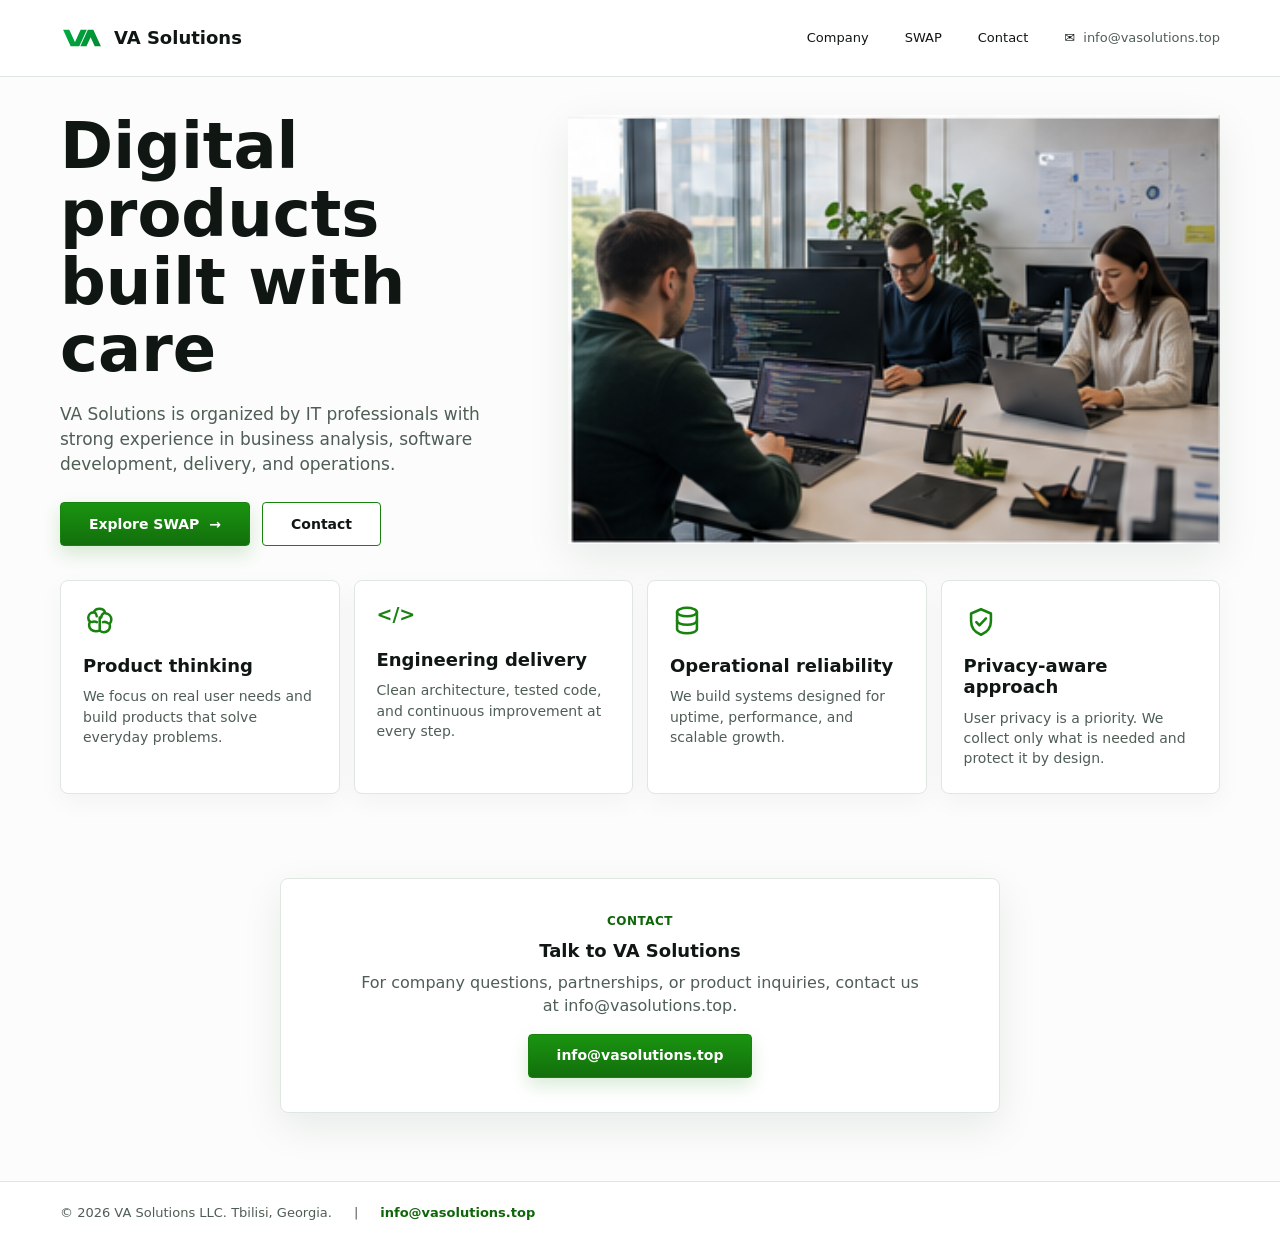
<file: index.html>
<!doctype html>
<html lang="en">
<head>
  <meta charset="utf-8">
  <meta name="viewport" content="width=device-width, initial-scale=1">
  <title>VA Solutions | Digital products built with care</title>
  <meta name="description" content="VA Solutions develops practical digital products, including the SWAP mobile application.">
  <link rel="icon" href="assets/favicon.svg" type="image/svg+xml">
  <link rel="stylesheet" href="styles.css">
</head>
<body>
  <header class="site-header">
    <div class="container nav">
      <a class="logo" href="index.html"><img class="logo-mark" src="assets/logo.svg" alt="VA"><span>VA Solutions</span></a>
      <nav class="nav-links" aria-label="Main navigation">
        <a href="index.html">Company</a>
        <a href="swap.html">SWAP</a>
        <a href="#contact">Contact</a>
        <a class="nav-contact" href="mailto:info@vasolutions.top"><span class="mail-icon">✉</span>info@vasolutions.top</a>
      </nav>
    </div>
  </header>

  <main>
    <section class="hero home-hero">
      <div class="container hero-grid">
        <div class="hero-copy">
          <h1>Digital products built with care</h1>
          <p class="lead">VA Solutions is organized by IT professionals with strong experience in business analysis, software development, delivery, and operations.</p>
          <div class="btn-row">
            <a class="btn primary" href="swap.html">Explore SWAP <span>→</span></a>
            <a class="btn secondary" href="#contact">Contact</a>
          </div>
        </div>
        <figure class="hero-photo">
          <img src="assets/office-team.png" alt="People working on software in an office">
        </figure>
      </div>
    </section>

    <section class="section compact-section">
      <div class="container feature-grid company-features">
        <article class="feature-card">
          <div class="feature-icon svg-icon" aria-hidden="true">
            <svg viewBox="0 0 24 24" role="img">
              <path d="M9 18.5c-2.6 0-4.7-1.8-4.7-4.2 0-.9.3-1.7.8-2.4-.9-.7-1.4-1.7-1.4-2.9 0-2 1.6-3.7 3.8-3.8.7-1.5 2.2-2.5 4-2.5 2.1 0 3.8 1.3 4.3 3.1 2.4.3 4.2 2.2 4.2 4.5 0 1.2-.5 2.4-1.3 3.2.2.5.3 1 .3 1.6 0 2.3-1.9 4.1-4.2 4.1-1.1 0-2.1-.4-2.9-1.1-.8.3-1.8.4-2.9.4Z"/>
              <path d="M8.2 5.2c1 .6 1.5 1.5 1.5 2.7M14.8 5.8c-1.2.6-1.9 1.6-1.9 3M6.3 12c1.1-.5 2.4-.5 3.5.1M14.1 12.1c1.3-.4 2.6-.1 3.5.7M11.8 8.9v9.2"/>
            </svg>
          </div>
          <h2>Product thinking</h2>
          <p>We focus on real user needs and build products that solve everyday problems.</p>
        </article>
        <article class="feature-card">
          <div class="feature-icon code-icon">&lt;/&gt;</div>
          <h2>Engineering delivery</h2>
          <p>Clean architecture, tested code, and continuous improvement at every step.</p>
        </article>
        <article class="feature-card">
          <div class="feature-icon svg-icon" aria-hidden="true">
            <svg viewBox="0 0 24 24" role="img">
              <ellipse cx="12" cy="5" rx="7" ry="3"/>
              <path d="M5 5v6c0 1.7 3.1 3 7 3s7-1.3 7-3V5"/>
              <path d="M5 11v6c0 1.7 3.1 3 7 3s7-1.3 7-3v-6"/>
            </svg>
          </div>
          <h2>Operational reliability</h2>
          <p>We build systems designed for uptime, performance, and scalable growth.</p>
        </article>
        <article class="feature-card">
          <div class="feature-icon svg-icon" aria-hidden="true">
            <svg viewBox="0 0 24 24" role="img">
              <path d="M12 3 19 6v5.4c0 4.2-2.8 7.8-7 9.6-4.2-1.8-7-5.4-7-9.6V6l7-3Z"/>
              <path d="m8.7 12.1 2.2 2.2 4.6-4.8"/>
            </svg>
          </div>
          <h2>Privacy-aware approach</h2>
          <p>User privacy is a priority. We collect only what is needed and protect it by design.</p>
        </article>
      </div>
    </section>

    <section class="section contact-section" id="contact">
      <div class="container contact-card">
        <p class="eyebrow">Contact</p>
        <h2>Talk to VA Solutions</h2>
        <p>For company questions, partnerships, or product inquiries, contact us at info@vasolutions.top.</p>
        <a class="btn primary" href="mailto:info@vasolutions.top">info@vasolutions.top</a>
      </div>
    </section>
  </main>

  <footer class="site-footer">
    <div class="container footer-row">
      <span>© 2026 VA Solutions LLC. Tbilisi, Georgia.</span>
      <span class="footer-divider">|</span>
      <a href="mailto:info@vasolutions.top">info@vasolutions.top</a>
    </div>
  </footer>
</body>
</html>
</file>
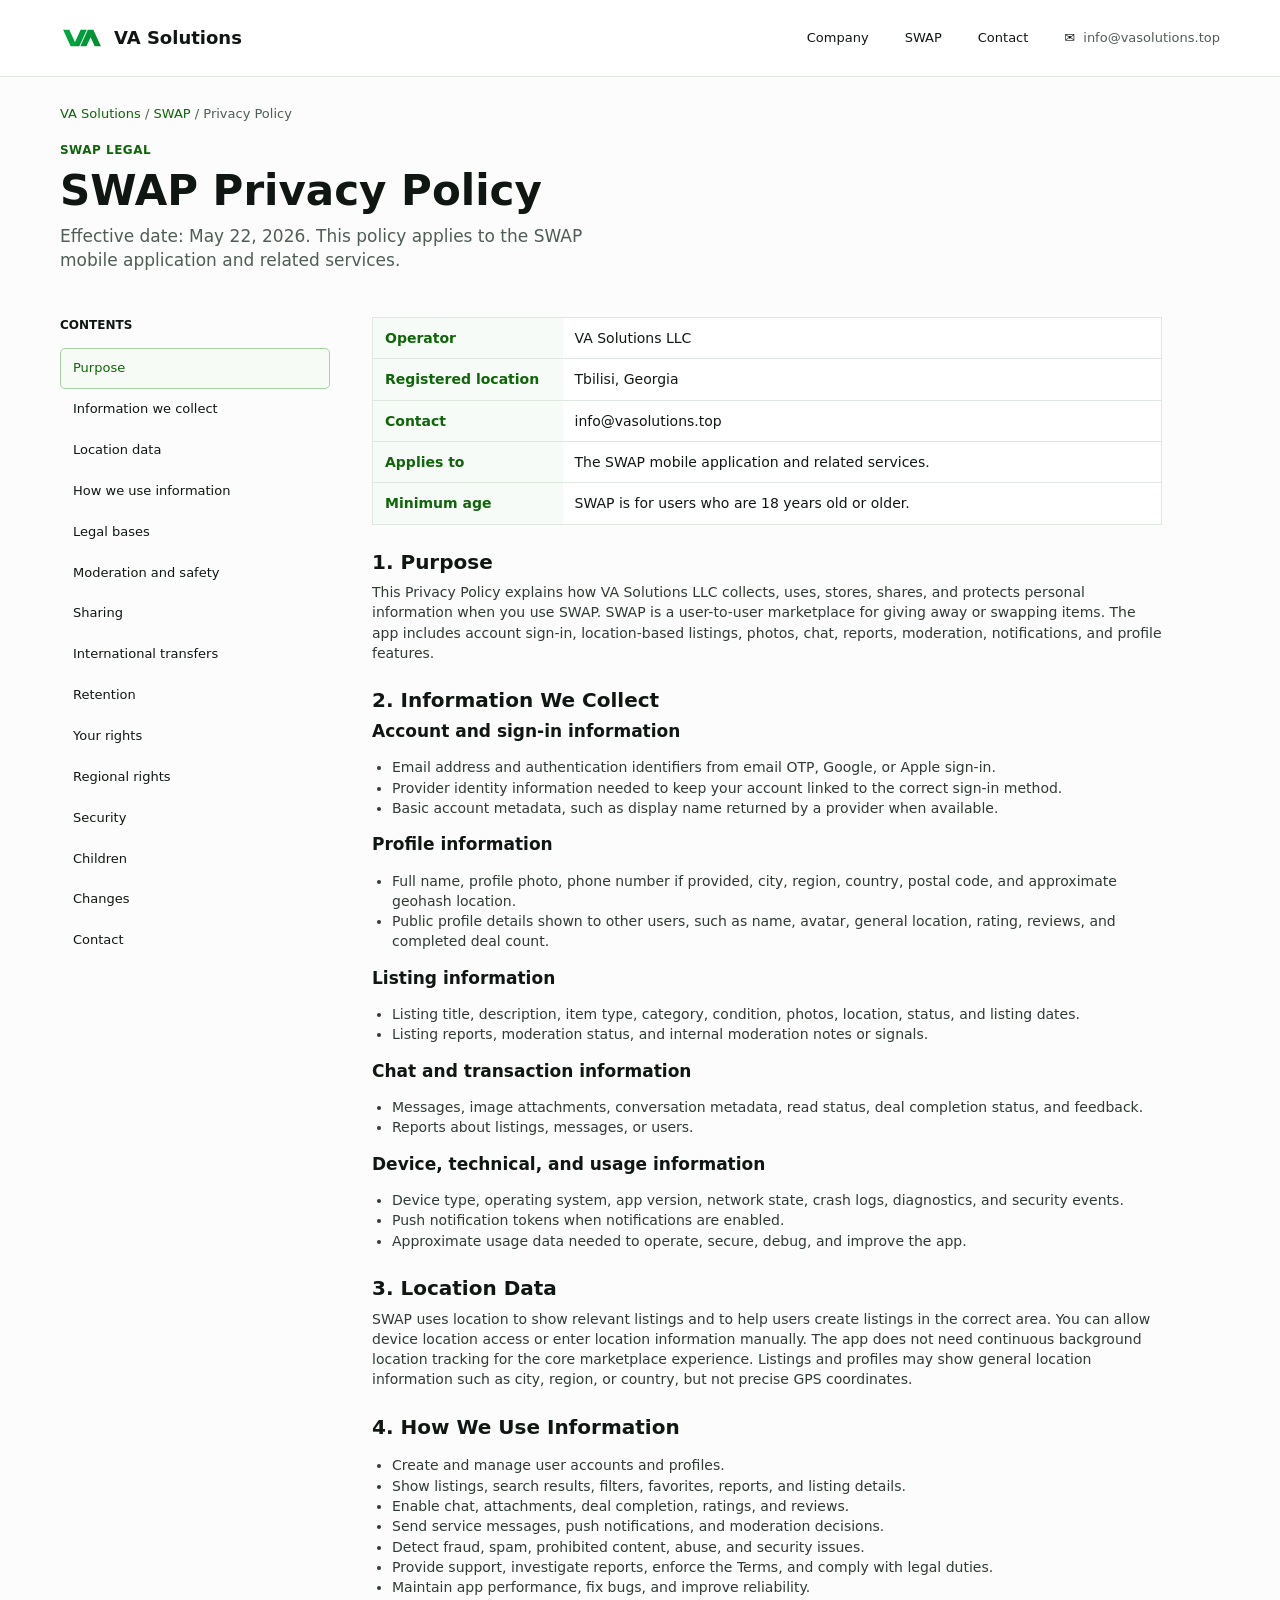
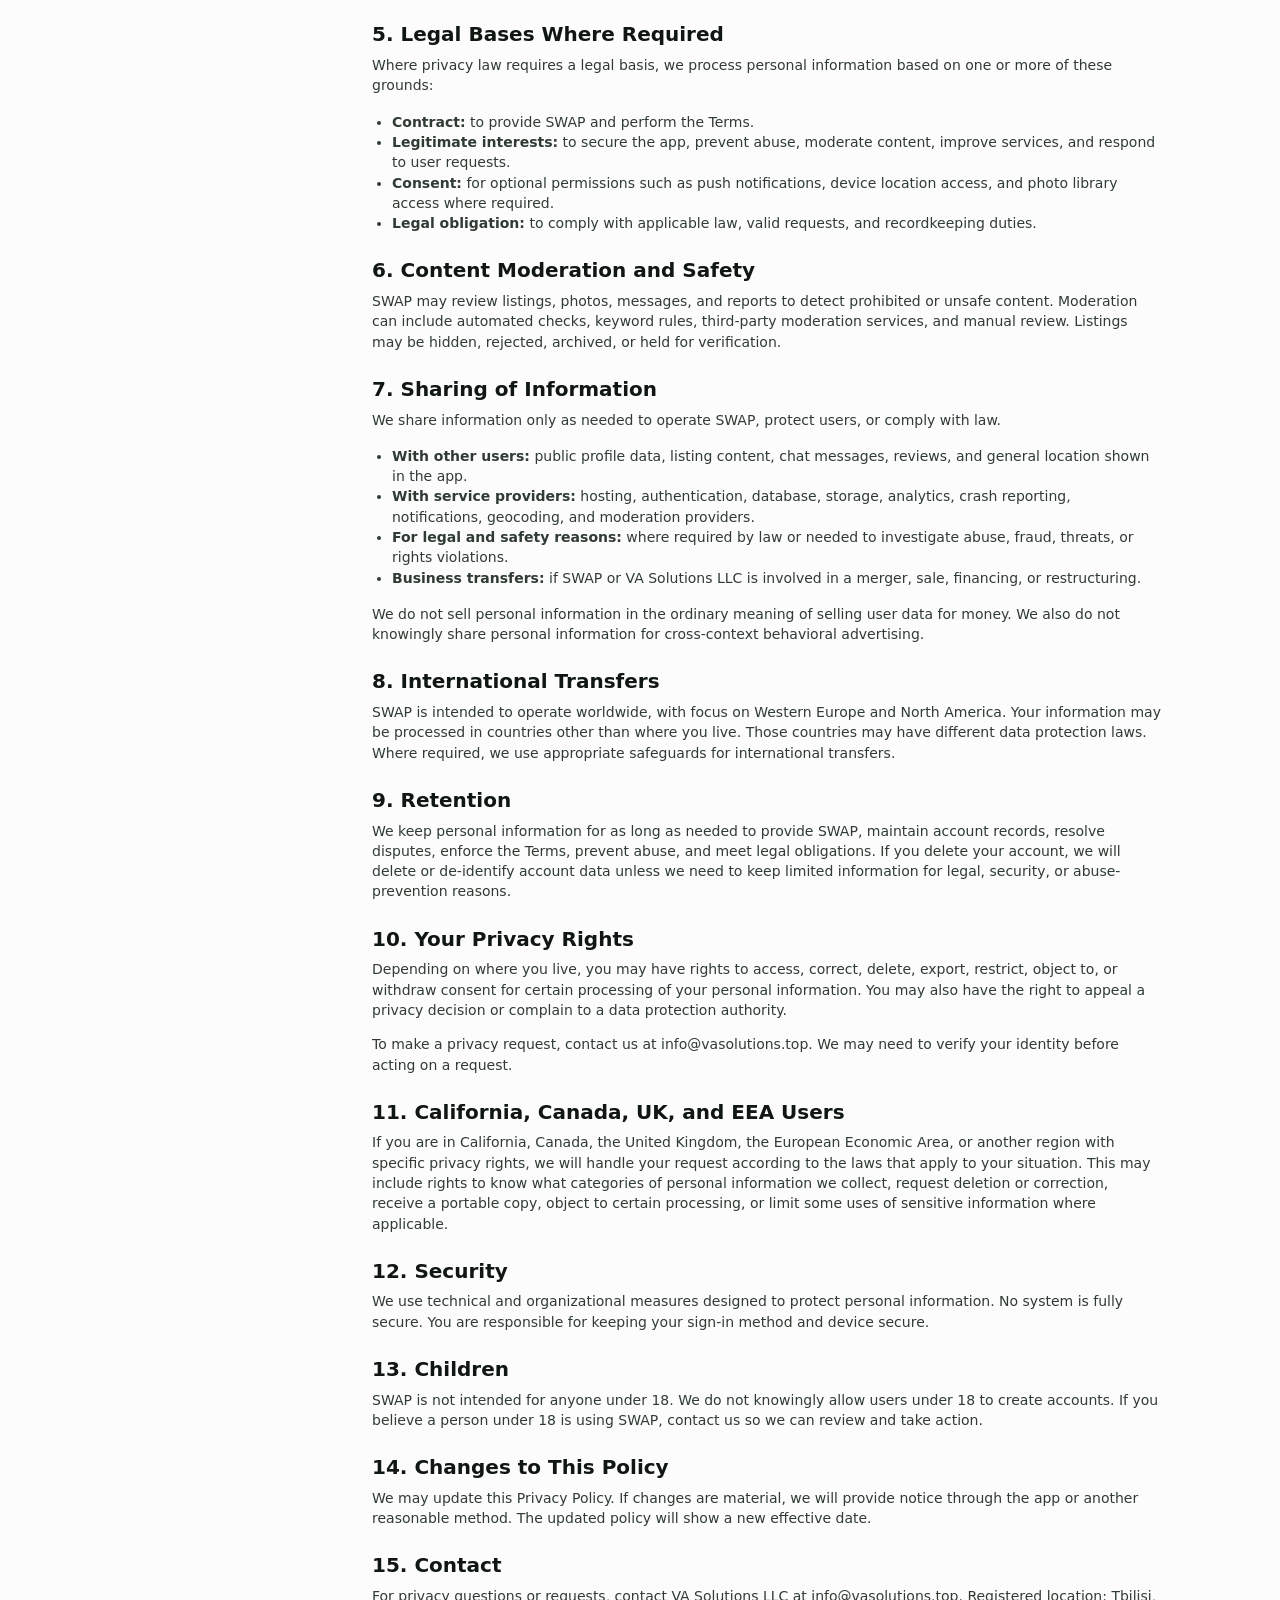
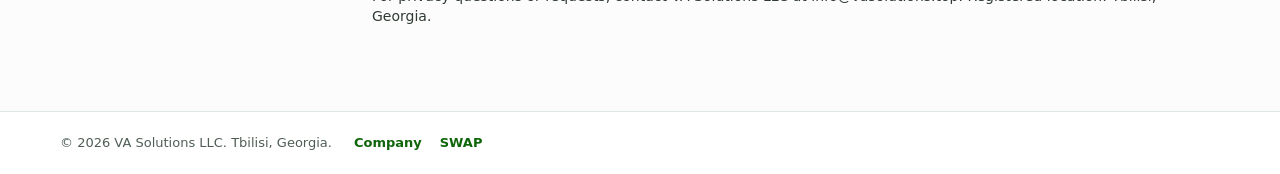
<file: privacy-policy.html>
<!doctype html>
<html lang="en">
<head>
  <meta charset="utf-8">
  <meta name="viewport" content="width=device-width, initial-scale=1">
  <title>SWAP Privacy Policy | VA Solutions</title>
  <meta name="description" content="Privacy Policy for the SWAP mobile application by VA Solutions LLC.">
  <link rel="icon" href="assets/favicon.svg" type="image/svg+xml">
  <link rel="stylesheet" href="styles.css">
</head>
<body>
  <header class="site-header">
    <div class="container nav">
      <a class="logo" href="index.html"><img class="logo-mark" src="assets/logo.svg" alt="VA"><span>VA Solutions</span></a>
      <nav class="nav-links" aria-label="Main navigation">
        <a href="index.html">Company</a>
        <a href="swap.html">SWAP</a>
        <a href="index.html#contact">Contact</a>
        <a class="nav-contact" href="mailto:info@vasolutions.top"><span class="mail-icon">✉</span>info@vasolutions.top</a>
      </nav>
    </div>
  </header>

  <main>
    <section class="page-hero">
      <div class="container">
        <div class="breadcrumb"><a href="index.html">VA Solutions</a> / <a href="swap.html">SWAP</a> / Privacy Policy</div>
        <p class="eyebrow">SWAP legal</p>
        <h1>SWAP Privacy Policy</h1>
        <p class="lead">Effective date: May 22, 2026. This policy applies to the SWAP mobile application and related services.</p>
      </div>
    </section>

    <section class="container legal-layout">
      <aside class="toc">
        <strong>Contents</strong>
        <a href="#purpose">Purpose</a>
        <a href="#collect">Information we collect</a>
        <a href="#location">Location data</a>
        <a href="#use">How we use information</a>
        <a href="#legal-bases">Legal bases</a>
        <a href="#moderation">Moderation and safety</a>
        <a href="#sharing">Sharing</a>
        <a href="#transfers">International transfers</a>
        <a href="#retention">Retention</a>
        <a href="#rights">Your rights</a>
        <a href="#regions">Regional rights</a>
        <a href="#security">Security</a>
        <a href="#children">Children</a>
        <a href="#changes">Changes</a>
        <a href="#contact">Contact</a>
      </aside>

      <article class="legal-card">
        <table class="info-table">
          <tr><th>Operator</th><td>VA Solutions LLC</td></tr>
          <tr><th>Registered location</th><td>Tbilisi, Georgia</td></tr>
          <tr><th>Contact</th><td><a href="mailto:info@vasolutions.top">info@vasolutions.top</a></td></tr>
          <tr><th>Applies to</th><td>The SWAP mobile application and related services.</td></tr>
          <tr><th>Minimum age</th><td>SWAP is for users who are 18 years old or older.</td></tr>
        </table>

        <h2 id="purpose">1. Purpose</h2>
        <p>This Privacy Policy explains how VA Solutions LLC collects, uses, stores, shares, and protects personal information when you use SWAP. SWAP is a user-to-user marketplace for giving away or swapping items. The app includes account sign-in, location-based listings, photos, chat, reports, moderation, notifications, and profile features.</p>

        <h2 id="collect">2. Information We Collect</h2>
        <h3>Account and sign-in information</h3>
        <ul>
          <li>Email address and authentication identifiers from email OTP, Google, or Apple sign-in.</li>
          <li>Provider identity information needed to keep your account linked to the correct sign-in method.</li>
          <li>Basic account metadata, such as display name returned by a provider when available.</li>
        </ul>

        <h3>Profile information</h3>
        <ul>
          <li>Full name, profile photo, phone number if provided, city, region, country, postal code, and approximate geohash location.</li>
          <li>Public profile details shown to other users, such as name, avatar, general location, rating, reviews, and completed deal count.</li>
        </ul>

        <h3>Listing information</h3>
        <ul>
          <li>Listing title, description, item type, category, condition, photos, location, status, and listing dates.</li>
          <li>Listing reports, moderation status, and internal moderation notes or signals.</li>
        </ul>

        <h3>Chat and transaction information</h3>
        <ul>
          <li>Messages, image attachments, conversation metadata, read status, deal completion status, and feedback.</li>
          <li>Reports about listings, messages, or users.</li>
        </ul>

        <h3>Device, technical, and usage information</h3>
        <ul>
          <li>Device type, operating system, app version, network state, crash logs, diagnostics, and security events.</li>
          <li>Push notification tokens when notifications are enabled.</li>
          <li>Approximate usage data needed to operate, secure, debug, and improve the app.</li>
        </ul>

        <h2 id="location">3. Location Data</h2>
        <p>SWAP uses location to show relevant listings and to help users create listings in the correct area. You can allow device location access or enter location information manually. The app does not need continuous background location tracking for the core marketplace experience. Listings and profiles may show general location information such as city, region, or country, but not precise GPS coordinates.</p>

        <h2 id="use">4. How We Use Information</h2>
        <ul>
          <li>Create and manage user accounts and profiles.</li>
          <li>Show listings, search results, filters, favorites, reports, and listing details.</li>
          <li>Enable chat, attachments, deal completion, ratings, and reviews.</li>
          <li>Send service messages, push notifications, and moderation decisions.</li>
          <li>Detect fraud, spam, prohibited content, abuse, and security issues.</li>
          <li>Provide support, investigate reports, enforce the Terms, and comply with legal duties.</li>
          <li>Maintain app performance, fix bugs, and improve reliability.</li>
        </ul>

        <h2 id="legal-bases">5. Legal Bases Where Required</h2>
        <p>Where privacy law requires a legal basis, we process personal information based on one or more of these grounds:</p>
        <ul>
          <li><strong>Contract:</strong> to provide SWAP and perform the Terms.</li>
          <li><strong>Legitimate interests:</strong> to secure the app, prevent abuse, moderate content, improve services, and respond to user requests.</li>
          <li><strong>Consent:</strong> for optional permissions such as push notifications, device location access, and photo library access where required.</li>
          <li><strong>Legal obligation:</strong> to comply with applicable law, valid requests, and recordkeeping duties.</li>
        </ul>

        <h2 id="moderation">6. Content Moderation and Safety</h2>
        <p>SWAP may review listings, photos, messages, and reports to detect prohibited or unsafe content. Moderation can include automated checks, keyword rules, third-party moderation services, and manual review. Listings may be hidden, rejected, archived, or held for verification.</p>

        <h2 id="sharing">7. Sharing of Information</h2>
        <p>We share information only as needed to operate SWAP, protect users, or comply with law.</p>
        <ul>
          <li><strong>With other users:</strong> public profile data, listing content, chat messages, reviews, and general location shown in the app.</li>
          <li><strong>With service providers:</strong> hosting, authentication, database, storage, analytics, crash reporting, notifications, geocoding, and moderation providers.</li>
          <li><strong>For legal and safety reasons:</strong> where required by law or needed to investigate abuse, fraud, threats, or rights violations.</li>
          <li><strong>Business transfers:</strong> if SWAP or VA Solutions LLC is involved in a merger, sale, financing, or restructuring.</li>
        </ul>
        <p>We do not sell personal information in the ordinary meaning of selling user data for money. We also do not knowingly share personal information for cross-context behavioral advertising.</p>

        <h2 id="transfers">8. International Transfers</h2>
        <p>SWAP is intended to operate worldwide, with focus on Western Europe and North America. Your information may be processed in countries other than where you live. Those countries may have different data protection laws. Where required, we use appropriate safeguards for international transfers.</p>

        <h2 id="retention">9. Retention</h2>
        <p>We keep personal information for as long as needed to provide SWAP, maintain account records, resolve disputes, enforce the Terms, prevent abuse, and meet legal obligations. If you delete your account, we will delete or de-identify account data unless we need to keep limited information for legal, security, or abuse-prevention reasons.</p>

        <h2 id="rights">10. Your Privacy Rights</h2>
        <p>Depending on where you live, you may have rights to access, correct, delete, export, restrict, object to, or withdraw consent for certain processing of your personal information. You may also have the right to appeal a privacy decision or complain to a data protection authority.</p>
        <p>To make a privacy request, contact us at <a href="mailto:info@vasolutions.top">info@vasolutions.top</a>. We may need to verify your identity before acting on a request.</p>

        <h2 id="regions">11. California, Canada, UK, and EEA Users</h2>
        <p>If you are in California, Canada, the United Kingdom, the European Economic Area, or another region with specific privacy rights, we will handle your request according to the laws that apply to your situation. This may include rights to know what categories of personal information we collect, request deletion or correction, receive a portable copy, object to certain processing, or limit some uses of sensitive information where applicable.</p>

        <h2 id="security">12. Security</h2>
        <p>We use technical and organizational measures designed to protect personal information. No system is fully secure. You are responsible for keeping your sign-in method and device secure.</p>

        <h2 id="children">13. Children</h2>
        <p>SWAP is not intended for anyone under 18. We do not knowingly allow users under 18 to create accounts. If you believe a person under 18 is using SWAP, contact us so we can review and take action.</p>

        <h2 id="changes">14. Changes to This Policy</h2>
        <p>We may update this Privacy Policy. If changes are material, we will provide notice through the app or another reasonable method. The updated policy will show a new effective date.</p>

        <h2 id="contact">15. Contact</h2>
        <p>For privacy questions or requests, contact VA Solutions LLC at <a href="mailto:info@vasolutions.top">info@vasolutions.top</a>. Registered location: Tbilisi, Georgia.</p>
      </article>
    </section>
  </main>

  <footer class="site-footer">
    <div class="container footer-row">
      <span>© 2026 VA Solutions LLC. Tbilisi, Georgia.</span>
      <div class="footer-links"><a href="index.html">Company</a><a href="swap.html">SWAP</a></div>
    </div>
  </footer>
</body>
</html>
</file>
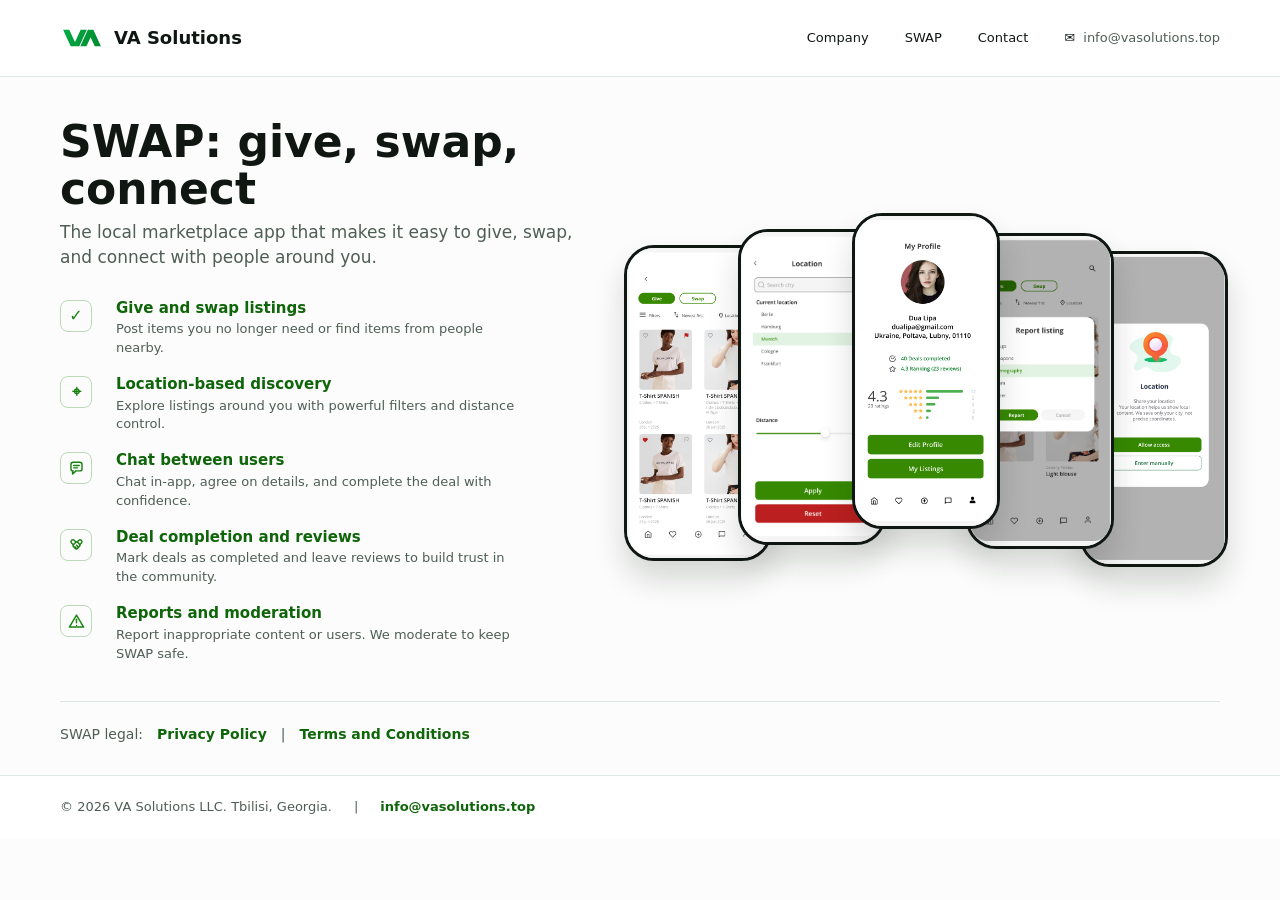
<file: swap.html>
<!doctype html>
<html lang="en">
<head>
  <meta charset="utf-8">
  <meta name="viewport" content="width=device-width, initial-scale=1">
  <title>SWAP | VA Solutions</title>
  <meta name="description" content="SWAP is a mobile application by VA Solutions for giving, swapping, chatting, and completing local exchanges.">
  <link rel="icon" href="assets/favicon.svg" type="image/svg+xml">
  <link rel="stylesheet" href="styles.css">
</head>
<body>
  <header class="site-header">
    <div class="container nav">
      <a class="logo" href="index.html"><img class="logo-mark" src="assets/logo.svg" alt="VA"><span>VA Solutions</span></a>
      <nav class="nav-links" aria-label="Main navigation">
        <a href="index.html">Company</a>
        <a href="swap.html">SWAP</a>
        <a href="index.html#contact">Contact</a>
        <a class="nav-contact" href="mailto:info@vasolutions.top"><span class="mail-icon">✉</span>info@vasolutions.top</a>
      </nav>
    </div>
  </header>

  <main>
    <section class="hero swap-hero">
      <div class="container swap-grid">
        <div class="swap-copy">
          <h1>SWAP: give, swap, connect</h1>
          <p class="lead">The local marketplace app that makes it easy to give, swap, and connect with people around you.</p>
          <div class="swap-feature-list">
            <article><span>✓</span><div><h2>Give and swap listings</h2><p>Post items you no longer need or find items from people nearby.</p></div></article>
            <article><span>⌖</span><div><h2>Location-based discovery</h2><p>Explore listings around you with powerful filters and distance control.</p></div></article>
            <article><span class="swap-svg-icon" aria-hidden="true"><svg viewBox="0 0 24 24"><path d="M5 6.8c0-1.5 1.2-2.8 2.8-2.8h8.4C17.8 4 19 5.3 19 6.8v5.4c0 1.5-1.2 2.8-2.8 2.8h-4.8L7 19v-4H7.8C6.2 15 5 13.7 5 12.2V6.8Z"/><path d="M8.5 8.2h7M8.5 11.2h4.8"/></svg></span><div><h2>Chat between users</h2><p>Chat in-app, agree on details, and complete the deal with confidence.</p></div></article>
            <article><span class="swap-svg-icon" aria-hidden="true"><svg viewBox="0 0 24 24"><path d="M8.1 12.4 5.7 10a2.2 2.2 0 0 1 0-3.1l.2-.2a2.2 2.2 0 0 1 3.1 0l2.1 2.1"/><path d="m12.9 8.8 2.1-2.1a2.2 2.2 0 0 1 3.1 0l.2.2a2.2 2.2 0 0 1 0 3.1l-2.4 2.4"/><path d="M8.1 12.4 11 9.5c.7-.7 1.9-.7 2.6 0l2.3 2.3c.7.7.7 1.8 0 2.5l-2.8 2.8a1.8 1.8 0 0 1-2.5 0l-2.5-2.5a1.5 1.5 0 0 1 0-2.2Z"/><path d="m10 15 2 2M12 13l2 2"/></svg></span><div><h2>Deal completion and reviews</h2><p>Mark deals as completed and leave reviews to build trust in the community.</p></div></article>
            <article><span class="swap-svg-icon" aria-hidden="true"><svg viewBox="0 0 24 24"><path d="M12 4 21 19H3L12 4Z"/><path d="M12 9v4.5"/><path d="M12 17h.01"/></svg></span><div><h2>Reports and moderation</h2><p>Report inappropriate content or users. We moderate to keep SWAP safe.</p></div></article>
          </div>
        </div>
        <figure class="swap-device-stack" aria-label="SWAP mobile app screens">
          <div class="swap-screen-gallery">
            <div class="app-screen frame-feed"><img src="assets/swap-screen-feed.png" alt="SWAP feed screen"></div>
            <div class="app-screen frame-location"><img src="assets/swap-screen-location.png" alt="SWAP location settings screen"></div>
            <div class="app-screen frame-profile"><img src="assets/swap-screen-profile.png" alt="SWAP profile screen"></div>
            <div class="app-screen frame-report"><img src="assets/swap-screen-report.png" alt="SWAP report listing screen"></div>
            <div class="app-screen frame-permission"><img src="assets/swap-screen-location-permission.png" alt="SWAP location permission screen"></div>
          </div>
        </figure>
      </div>
    </section>

    <section class="section legal-strip" id="legal">
      <div class="container legal-links-row">
        <span>SWAP legal:</span>
        <a href="privacy-policy.html">Privacy Policy</a>
        <span>|</span>
        <a href="terms-and-conditions.html">Terms and Conditions</a>
      </div>
    </section>
  </main>

  <footer class="site-footer">
    <div class="container footer-row">
      <span>© 2026 VA Solutions LLC. Tbilisi, Georgia.</span>
      <span class="footer-divider">|</span>
      <a href="mailto:info@vasolutions.top">info@vasolutions.top</a>
    </div>
  </footer>
</body>
</html>
</file>
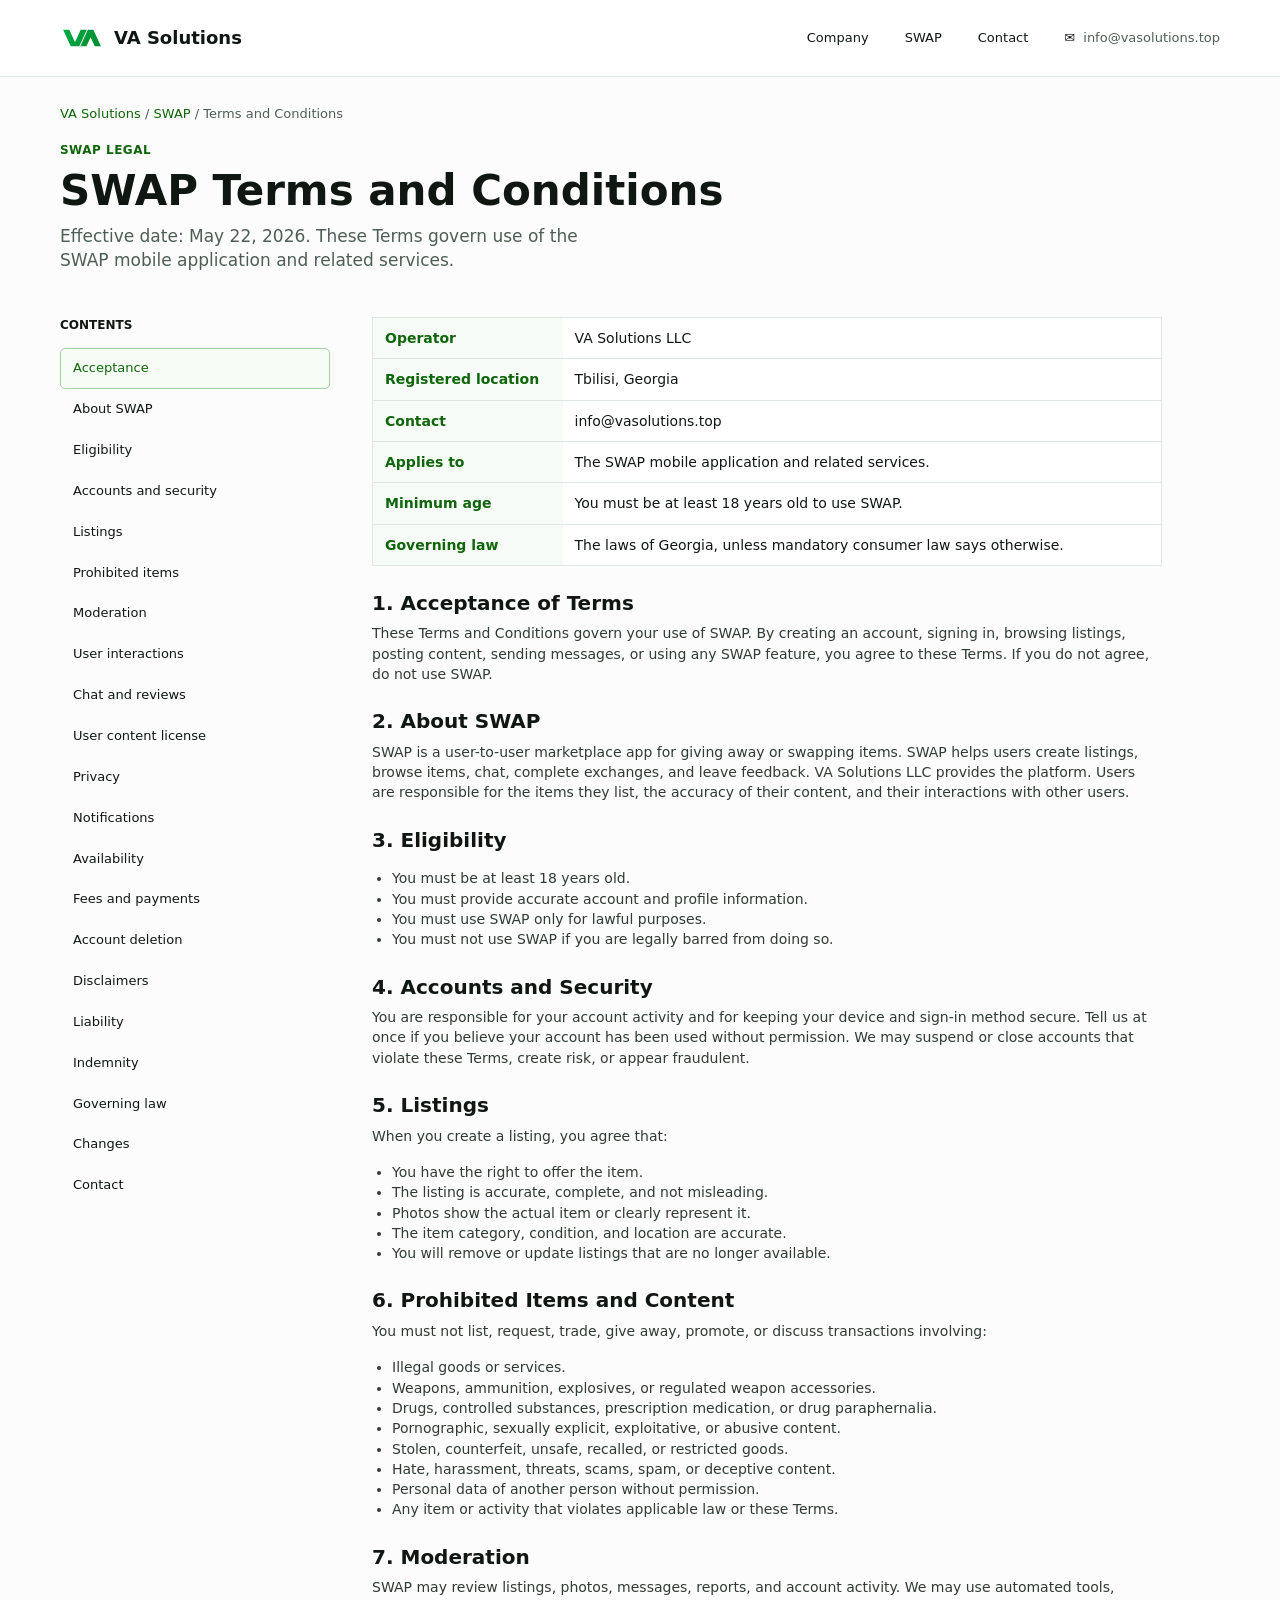
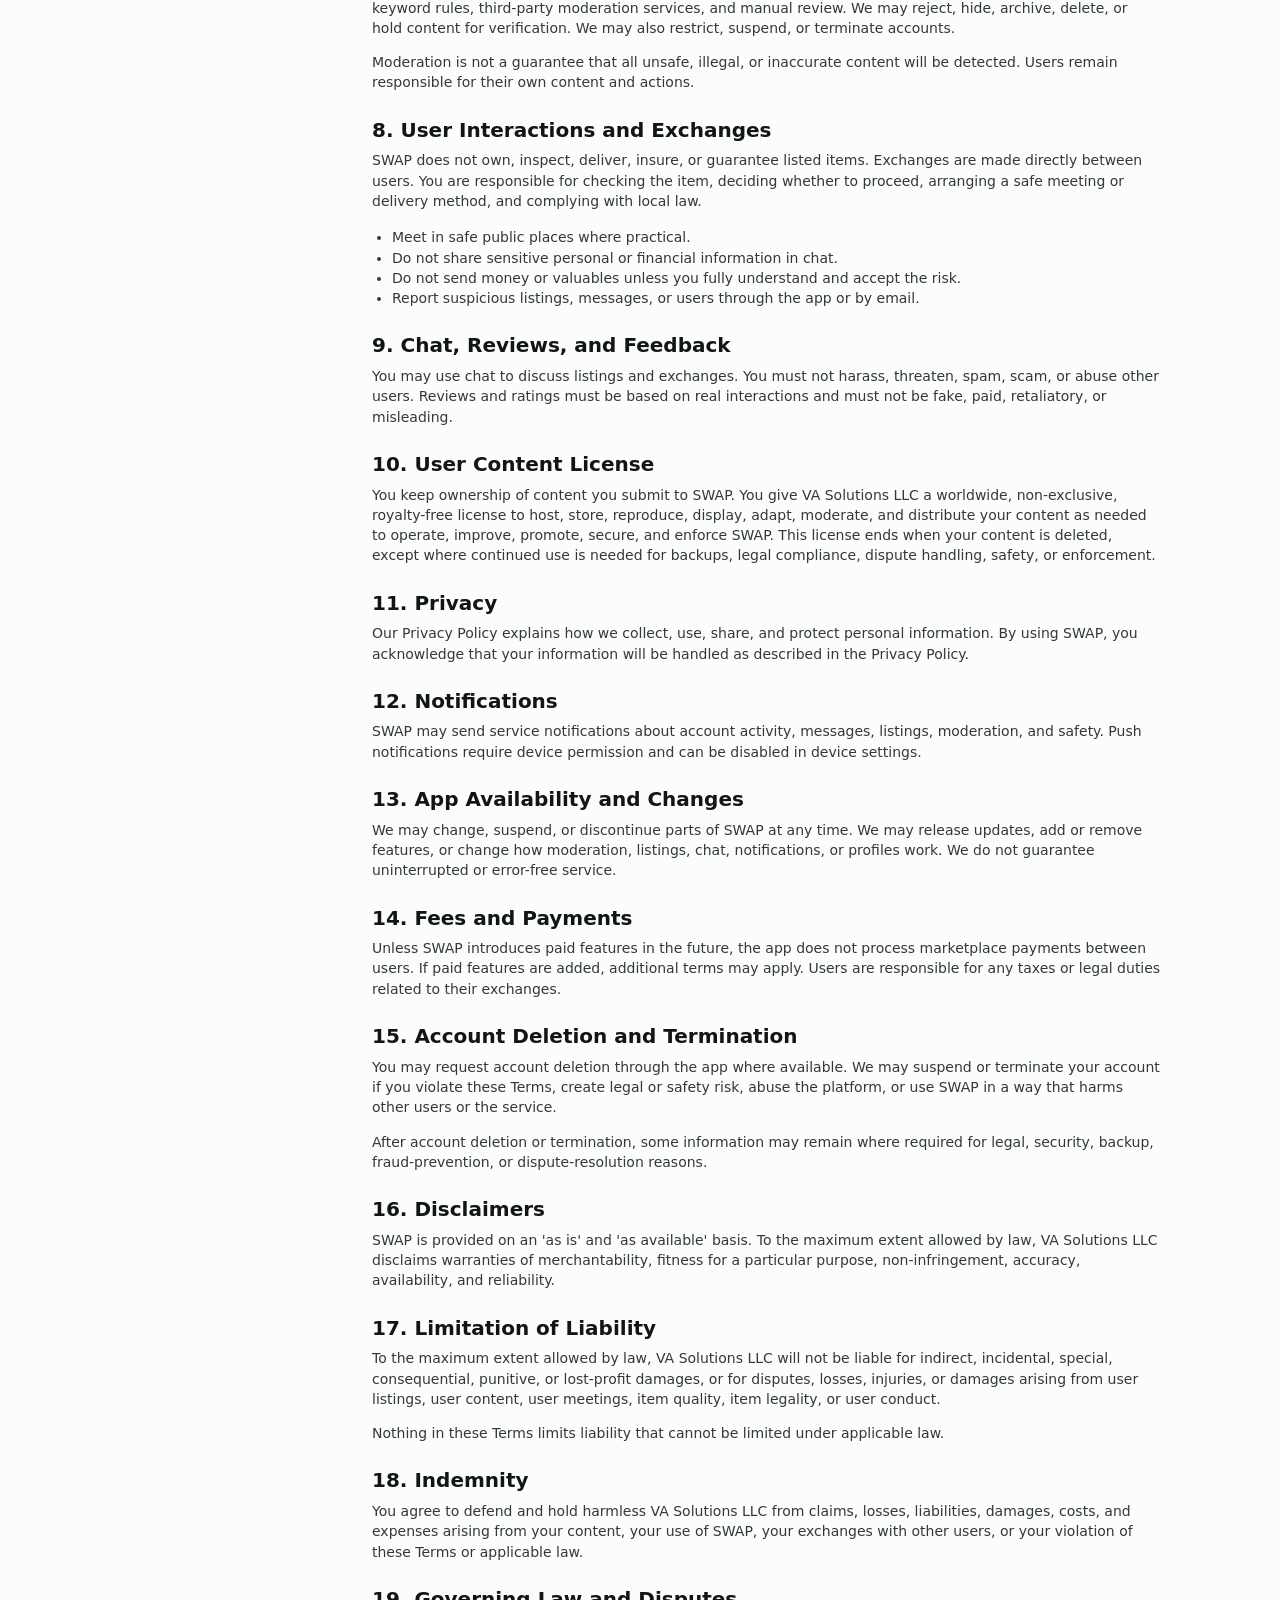
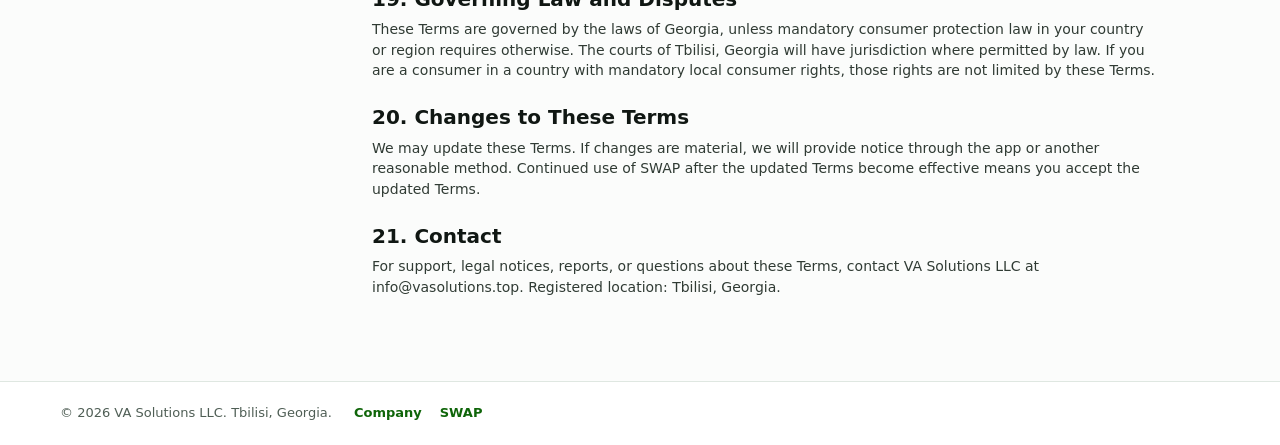
<file: terms-and-conditions.html>
<!doctype html>
<html lang="en">
<head>
  <meta charset="utf-8">
  <meta name="viewport" content="width=device-width, initial-scale=1">
  <title>SWAP Terms and Conditions | VA Solutions</title>
  <meta name="description" content="Terms and Conditions for the SWAP mobile application by VA Solutions LLC.">
  <link rel="icon" href="assets/favicon.svg" type="image/svg+xml">
  <link rel="stylesheet" href="styles.css">
</head>
<body>
  <header class="site-header">
    <div class="container nav">
      <a class="logo" href="index.html"><img class="logo-mark" src="assets/logo.svg" alt="VA"><span>VA Solutions</span></a>
      <nav class="nav-links" aria-label="Main navigation">
        <a href="index.html">Company</a>
        <a href="swap.html">SWAP</a>
        <a href="index.html#contact">Contact</a>
        <a class="nav-contact" href="mailto:info@vasolutions.top"><span class="mail-icon">✉</span>info@vasolutions.top</a>
      </nav>
    </div>
  </header>

  <main>
    <section class="page-hero">
      <div class="container">
        <div class="breadcrumb"><a href="index.html">VA Solutions</a> / <a href="swap.html">SWAP</a> / Terms and Conditions</div>
        <p class="eyebrow">SWAP legal</p>
        <h1>SWAP Terms and Conditions</h1>
        <p class="lead">Effective date: May 22, 2026. These Terms govern use of the SWAP mobile application and related services.</p>
      </div>
    </section>

    <section class="container legal-layout">
      <aside class="toc">
        <strong>Contents</strong>
        <a href="#acceptance">Acceptance</a>
        <a href="#about">About SWAP</a>
        <a href="#eligibility">Eligibility</a>
        <a href="#accounts">Accounts and security</a>
        <a href="#listings">Listings</a>
        <a href="#prohibited">Prohibited items</a>
        <a href="#moderation">Moderation</a>
        <a href="#interactions">User interactions</a>
        <a href="#chat">Chat and reviews</a>
        <a href="#license">User content license</a>
        <a href="#privacy">Privacy</a>
        <a href="#notifications">Notifications</a>
        <a href="#availability">Availability</a>
        <a href="#fees">Fees and payments</a>
        <a href="#deletion">Account deletion</a>
        <a href="#disclaimers">Disclaimers</a>
        <a href="#liability">Liability</a>
        <a href="#indemnity">Indemnity</a>
        <a href="#law">Governing law</a>
        <a href="#changes">Changes</a>
        <a href="#contact">Contact</a>
      </aside>

      <article class="legal-card">
        <table class="info-table">
          <tr><th>Operator</th><td>VA Solutions LLC</td></tr>
          <tr><th>Registered location</th><td>Tbilisi, Georgia</td></tr>
          <tr><th>Contact</th><td><a href="mailto:info@vasolutions.top">info@vasolutions.top</a></td></tr>
          <tr><th>Applies to</th><td>The SWAP mobile application and related services.</td></tr>
          <tr><th>Minimum age</th><td>You must be at least 18 years old to use SWAP.</td></tr>
          <tr><th>Governing law</th><td>The laws of Georgia, unless mandatory consumer law says otherwise.</td></tr>
        </table>

        <h2 id="acceptance">1. Acceptance of Terms</h2>
        <p>These Terms and Conditions govern your use of SWAP. By creating an account, signing in, browsing listings, posting content, sending messages, or using any SWAP feature, you agree to these Terms. If you do not agree, do not use SWAP.</p>

        <h2 id="about">2. About SWAP</h2>
        <p>SWAP is a user-to-user marketplace app for giving away or swapping items. SWAP helps users create listings, browse items, chat, complete exchanges, and leave feedback. VA Solutions LLC provides the platform. Users are responsible for the items they list, the accuracy of their content, and their interactions with other users.</p>

        <h2 id="eligibility">3. Eligibility</h2>
        <ul>
          <li>You must be at least 18 years old.</li>
          <li>You must provide accurate account and profile information.</li>
          <li>You must use SWAP only for lawful purposes.</li>
          <li>You must not use SWAP if you are legally barred from doing so.</li>
        </ul>

        <h2 id="accounts">4. Accounts and Security</h2>
        <p>You are responsible for your account activity and for keeping your device and sign-in method secure. Tell us at once if you believe your account has been used without permission. We may suspend or close accounts that violate these Terms, create risk, or appear fraudulent.</p>

        <h2 id="listings">5. Listings</h2>
        <p>When you create a listing, you agree that:</p>
        <ul>
          <li>You have the right to offer the item.</li>
          <li>The listing is accurate, complete, and not misleading.</li>
          <li>Photos show the actual item or clearly represent it.</li>
          <li>The item category, condition, and location are accurate.</li>
          <li>You will remove or update listings that are no longer available.</li>
        </ul>

        <h2 id="prohibited">6. Prohibited Items and Content</h2>
        <p>You must not list, request, trade, give away, promote, or discuss transactions involving:</p>
        <ul>
          <li>Illegal goods or services.</li>
          <li>Weapons, ammunition, explosives, or regulated weapon accessories.</li>
          <li>Drugs, controlled substances, prescription medication, or drug paraphernalia.</li>
          <li>Pornographic, sexually explicit, exploitative, or abusive content.</li>
          <li>Stolen, counterfeit, unsafe, recalled, or restricted goods.</li>
          <li>Hate, harassment, threats, scams, spam, or deceptive content.</li>
          <li>Personal data of another person without permission.</li>
          <li>Any item or activity that violates applicable law or these Terms.</li>
        </ul>

        <h2 id="moderation">7. Moderation</h2>
        <p>SWAP may review listings, photos, messages, reports, and account activity. We may use automated tools, keyword rules, third-party moderation services, and manual review. We may reject, hide, archive, delete, or hold content for verification. We may also restrict, suspend, or terminate accounts.</p>
        <p>Moderation is not a guarantee that all unsafe, illegal, or inaccurate content will be detected. Users remain responsible for their own content and actions.</p>

        <h2 id="interactions">8. User Interactions and Exchanges</h2>
        <p>SWAP does not own, inspect, deliver, insure, or guarantee listed items. Exchanges are made directly between users. You are responsible for checking the item, deciding whether to proceed, arranging a safe meeting or delivery method, and complying with local law.</p>
        <ul>
          <li>Meet in safe public places where practical.</li>
          <li>Do not share sensitive personal or financial information in chat.</li>
          <li>Do not send money or valuables unless you fully understand and accept the risk.</li>
          <li>Report suspicious listings, messages, or users through the app or by email.</li>
        </ul>

        <h2 id="chat">9. Chat, Reviews, and Feedback</h2>
        <p>You may use chat to discuss listings and exchanges. You must not harass, threaten, spam, scam, or abuse other users. Reviews and ratings must be based on real interactions and must not be fake, paid, retaliatory, or misleading.</p>

        <h2 id="license">10. User Content License</h2>
        <p>You keep ownership of content you submit to SWAP. You give VA Solutions LLC a worldwide, non-exclusive, royalty-free license to host, store, reproduce, display, adapt, moderate, and distribute your content as needed to operate, improve, promote, secure, and enforce SWAP. This license ends when your content is deleted, except where continued use is needed for backups, legal compliance, dispute handling, safety, or enforcement.</p>

        <h2 id="privacy">11. Privacy</h2>
        <p>Our Privacy Policy explains how we collect, use, share, and protect personal information. By using SWAP, you acknowledge that your information will be handled as described in the Privacy Policy.</p>

        <h2 id="notifications">12. Notifications</h2>
        <p>SWAP may send service notifications about account activity, messages, listings, moderation, and safety. Push notifications require device permission and can be disabled in device settings.</p>

        <h2 id="availability">13. App Availability and Changes</h2>
        <p>We may change, suspend, or discontinue parts of SWAP at any time. We may release updates, add or remove features, or change how moderation, listings, chat, notifications, or profiles work. We do not guarantee uninterrupted or error-free service.</p>

        <h2 id="fees">14. Fees and Payments</h2>
        <p>Unless SWAP introduces paid features in the future, the app does not process marketplace payments between users. If paid features are added, additional terms may apply. Users are responsible for any taxes or legal duties related to their exchanges.</p>

        <h2 id="deletion">15. Account Deletion and Termination</h2>
        <p>You may request account deletion through the app where available. We may suspend or terminate your account if you violate these Terms, create legal or safety risk, abuse the platform, or use SWAP in a way that harms other users or the service.</p>
        <p>After account deletion or termination, some information may remain where required for legal, security, backup, fraud-prevention, or dispute-resolution reasons.</p>

        <h2 id="disclaimers">16. Disclaimers</h2>
        <p>SWAP is provided on an 'as is' and 'as available' basis. To the maximum extent allowed by law, VA Solutions LLC disclaims warranties of merchantability, fitness for a particular purpose, non-infringement, accuracy, availability, and reliability.</p>

        <h2 id="liability">17. Limitation of Liability</h2>
        <p>To the maximum extent allowed by law, VA Solutions LLC will not be liable for indirect, incidental, special, consequential, punitive, or lost-profit damages, or for disputes, losses, injuries, or damages arising from user listings, user content, user meetings, item quality, item legality, or user conduct.</p>
        <p>Nothing in these Terms limits liability that cannot be limited under applicable law.</p>

        <h2 id="indemnity">18. Indemnity</h2>
        <p>You agree to defend and hold harmless VA Solutions LLC from claims, losses, liabilities, damages, costs, and expenses arising from your content, your use of SWAP, your exchanges with other users, or your violation of these Terms or applicable law.</p>

        <h2 id="law">19. Governing Law and Disputes</h2>
        <p>These Terms are governed by the laws of Georgia, unless mandatory consumer protection law in your country or region requires otherwise. The courts of Tbilisi, Georgia will have jurisdiction where permitted by law. If you are a consumer in a country with mandatory local consumer rights, those rights are not limited by these Terms.</p>

        <h2 id="changes">20. Changes to These Terms</h2>
        <p>We may update these Terms. If changes are material, we will provide notice through the app or another reasonable method. Continued use of SWAP after the updated Terms become effective means you accept the updated Terms.</p>

        <h2 id="contact">21. Contact</h2>
        <p>For support, legal notices, reports, or questions about these Terms, contact VA Solutions LLC at <a href="mailto:info@vasolutions.top">info@vasolutions.top</a>. Registered location: Tbilisi, Georgia.</p>
      </article>
    </section>
  </main>

  <footer class="site-footer">
    <div class="container footer-row">
      <span>© 2026 VA Solutions LLC. Tbilisi, Georgia.</span>
      <div class="footer-links"><a href="index.html">Company</a><a href="swap.html">SWAP</a></div>
    </div>
  </footer>
</body>
</html>
</file>
<file: styles.css>
:root {
  --bg: #fbfcfb;
  --surface: #ffffff;
  --text: #101713;
  --muted: #4f5e55;
  --soft: #f3f7f4;
  --line: #dfe7e1;
  --green: #18820f;
  --green-dark: #0f6509;
  --green-soft: #eaf7e9;
  --shadow: 0 14px 42px rgba(18, 37, 28, 0.08);
  --max: 1160px;
  --radius: 8px;
}

* { box-sizing: border-box; }
html { scroll-behavior: smooth; }
body {
  margin: 0;
  font-family: Inter, ui-sans-serif, system-ui, -apple-system, BlinkMacSystemFont, "Segoe UI", sans-serif;
  color: var(--text);
  background: var(--bg);
  line-height: 1.45;
}
a { color: inherit; text-decoration: none; }
img { max-width: 100%; }
.container { width: min(var(--max), calc(100% - 48px)); margin: 0 auto; }

.site-header {
  position: sticky;
  top: 0;
  z-index: 20;
  background: rgba(255, 255, 255, 0.92);
  border-bottom: 1px solid var(--line);
  backdrop-filter: blur(14px);
}
.nav {
  min-height: 76px;
  display: flex;
  align-items: center;
  justify-content: space-between;
  gap: 28px;
}
.logo {
  display: inline-flex;
  align-items: center;
  gap: 10px;
  font-weight: 760;
  font-size: 18px;
}
.logo-mark {
  width: 44px;
  height: auto;
  display: block;
  box-shadow: none;
}
.nav-links {
  display: flex;
  align-items: center;
  gap: 36px;
  font-size: 13px;
}
.nav-links a:hover, .nav-contact { color: var(--green-dark); }
.nav-contact {
  display: inline-flex;
  align-items: center;
  gap: 8px;
  color: var(--muted);
}
.mail-icon { font-size: 13px; color: var(--text); }

.hero { padding: 36px 0 34px; }
.hero-grid {
  display: grid;
  grid-template-columns: 0.8fr 1.12fr;
  gap: 42px;
  align-items: center;
}
.hero-copy { max-width: 470px; }
h1, h2, h3, p { margin-top: 0; }
h1 {
  margin-bottom: 18px;
  font-size: clamp(42px, 5.8vw, 64px);
  line-height: 1.06;
  letter-spacing: 0;
}
h2 { font-size: 18px; line-height: 1.18; margin-bottom: 10px; }
h3 { font-size: 17px; line-height: 1.2; margin-bottom: 8px; }
.lead {
  color: var(--muted);
  font-size: 17px;
  max-width: 540px;
  margin-bottom: 26px;
}
.btn-row {
  display: flex;
  flex-wrap: wrap;
  gap: 12px;
  align-items: center;
}
.btn {
  min-height: 44px;
  display: inline-flex;
  align-items: center;
  justify-content: center;
  gap: 10px;
  border: 1px solid var(--green);
  border-radius: 4px;
  padding: 0 28px;
  font-size: 14px;
  font-weight: 720;
}
.btn.primary {
  color: #fff;
  background: linear-gradient(180deg, #1a9410 0%, #126f0c 100%);
  box-shadow: 0 8px 18px rgba(24, 130, 15, 0.16);
}
.btn.secondary {
  color: var(--text);
  background: #fff;
}
.hero-photo {
  margin: 0;
  overflow: hidden;
  border-radius: 0;
  box-shadow: var(--shadow);
  background: #eef2ef;
}
.hero-photo img {
  display: block;
  width: 100%;
  aspect-ratio: 365 / 240;
  object-fit: cover;
}

.section { padding: 30px 0; }
.compact-section { padding-top: 0; }
.feature-grid {
  display: grid;
  grid-template-columns: repeat(4, 1fr);
  gap: 14px;
}
.feature-card {
  min-height: 150px;
  padding: 24px 22px;
  background: var(--surface);
  border: 1px solid var(--line);
  border-radius: var(--radius);
  box-shadow: 0 8px 26px rgba(18, 37, 28, 0.04);
}
.feature-icon {
  min-height: 28px;
  margin-bottom: 16px;
  color: var(--green);
  font-size: 25px;
  line-height: 1;
}
.svg-icon {
  width: 34px;
  height: 34px;
}
.svg-icon svg {
  width: 34px;
  height: 34px;
  display: block;
  fill: none;
  stroke: currentColor;
  stroke-width: 1.8;
  stroke-linecap: round;
  stroke-linejoin: round;
}
.code-icon {
  font-size: 19px;
  font-weight: 760;
  letter-spacing: 0;
}
.feature-card p {
  margin: 0;
  color: var(--muted);
  font-size: 14px;
}

.contact-section { padding: 54px 0 68px; }
.contact-card {
  max-width: 720px;
  padding: 34px;
  text-align: center;
  background: var(--surface);
  border: 1px solid var(--line);
  border-radius: var(--radius);
  box-shadow: var(--shadow);
}
.contact-card p:not(.eyebrow) {
  color: var(--muted);
  margin-left: auto;
  margin-right: auto;
  max-width: 560px;
}

.swap-hero { padding: 42px 0 20px; }
.swap-grid {
  display: grid;
  grid-template-columns: 0.9fr 1fr;
  gap: 42px;
  align-items: center;
}
.swap-copy h1 {
  font-size: clamp(34px, 4.5vw, 44px);
  margin-bottom: 8px;
}
.swap-feature-list {
  display: grid;
  gap: 18px;
  margin-top: 30px;
  max-width: 470px;
}
.swap-feature-list article {
  display: grid;
  grid-template-columns: 42px 1fr;
  gap: 14px;
}
.swap-feature-list article > span {
  width: 32px;
  height: 32px;
  display: grid;
  place-items: center;
  color: var(--green);
  border: 1px solid #b9dbb7;
  border-radius: 8px;
  font-weight: 800;
}
.swap-feature-list .swap-svg-icon svg {
  width: 19px;
  height: 19px;
  display: block;
  fill: none;
  stroke: currentColor;
  stroke-width: 1.8;
  stroke-linecap: round;
  stroke-linejoin: round;
}
.swap-feature-list h2 {
  color: var(--green-dark);
  font-size: 15px;
  margin: 0 0 3px;
}
.swap-feature-list p {
  margin: 0;
  color: var(--muted);
  font-size: 13px;
}
.swap-device-stack {
  margin: 0;
  display: flex;
  justify-content: flex-end;
  overflow: visible;
}
.swap-device-stack > img {
  display: block;
  width: min(100%, 580px);
  filter: drop-shadow(0 18px 28px rgba(18, 37, 28, 0.12));
}
.swap-screen-gallery {
  width: min(100%, 660px);
  min-height: 370px;
  display: flex;
  align-items: center;
  justify-content: center;
  padding: 8px 0;
}
.app-screen {
  position: relative;
  flex: 0 0 148px;
  height: 316px;
  overflow: hidden;
  border: 3px solid #101713;
  border-radius: 30px;
  background: #f4f4f4;
  box-shadow: 0 18px 30px rgba(16, 23, 19, 0.16);
}
.app-screen + .app-screen { margin-left: -34px; }
.app-screen img {
  display: block;
  width: 100%;
  height: 100%;
  object-fit: cover;
}
.frame-feed { z-index: 1; transform: translateY(12px); }
.frame-location { z-index: 2; transform: translateY(-4px); }
.frame-profile { z-index: 5; transform: translateY(-20px); }
.frame-report { z-index: 3; transform: translateY(0); }
.frame-permission { z-index: 1; transform: translateY(18px); }
.legal-strip { padding-top: 18px; }
.legal-links-row {
  display: flex;
  gap: 14px;
  align-items: center;
  color: var(--muted);
  border-top: 1px solid var(--line);
  padding-top: 22px;
  font-size: 14px;
}
.legal-links-row a {
  color: var(--green-dark);
  font-weight: 650;
}

.eyebrow {
  margin-bottom: 10px;
  color: var(--green-dark);
  font-size: 12px;
  font-weight: 800;
  text-transform: uppercase;
  letter-spacing: 0.04em;
}
.page-hero { padding: 28px 0 18px; }
.page-hero h1 {
  font-size: clamp(34px, 4vw, 42px);
  margin-bottom: 10px;
}
.breadcrumb {
  margin-bottom: 18px;
  color: var(--muted);
  font-size: 13px;
}
.breadcrumb a { color: var(--green-dark); }
.legal-layout {
  display: grid;
  grid-template-columns: 270px 1fr;
  gap: 42px;
  align-items: start;
  padding-bottom: 70px;
}
.toc {
  position: sticky;
  top: 98px;
  background: transparent;
  border: 0;
  box-shadow: none;
  padding: 0;
}
.toc strong {
  display: block;
  margin-bottom: 14px;
  color: var(--text);
  font-size: 12px;
  font-weight: 800;
  text-transform: uppercase;
}
.toc a {
  display: block;
  padding: 10px 12px;
  border: 1px solid transparent;
  border-radius: 5px;
  color: var(--text);
  font-size: 13px;
}
.toc a:hover,
.toc a:first-of-type {
  border-color: #a8cfa4;
  background: #f6fbf6;
  color: var(--green-dark);
}
.legal-card {
  background: transparent;
  border: 0;
  box-shadow: none;
  padding: 0;
  max-width: 790px;
}
.legal-card h2 {
  margin: 26px 0 8px;
  font-size: 20px;
}
.legal-card p, .legal-card li {
  color: #303b34;
  font-size: 14px;
}
.legal-card ul { padding-left: 20px; }
.info-table {
  width: 100%;
  border-collapse: collapse;
  margin: 0 0 26px;
  background: #fff;
  border: 1px solid var(--line);
}
.info-table th,
.info-table td {
  padding: 10px 12px;
  border-bottom: 1px solid var(--line);
  text-align: left;
  vertical-align: top;
  font-size: 14px;
}
.info-table th {
  width: 190px;
  color: var(--green-dark);
  background: #f7fbf7;
}

.site-footer {
  border-top: 1px solid var(--line);
  background: #fff;
  padding: 22px 0;
  color: var(--muted);
  font-size: 13px;
}
.footer-row {
  display: flex;
  align-items: center;
  gap: 22px;
}
.footer-row a,
.footer-links a {
  color: var(--green-dark);
  font-weight: 650;
}
.footer-links {
  display: flex;
  gap: 18px;
}

@media (max-width: 920px) {
  .container { width: min(100% - 36px, var(--max)); }
  .nav { min-height: 68px; }
  .nav-links { gap: 16px; font-size: 12px; }
  .logo { font-size: 16px; }
  .logo-mark { width: 40px; }
  .hero { padding-top: 28px; }
  .hero-grid,
  .swap-grid,
  .legal-layout {
    grid-template-columns: 1fr;
  }
  .home-hero .hero-grid {
    display: flex;
    flex-direction: column;
  }
  .home-hero .hero-copy { order: 1; }
  .home-hero .hero-photo { order: 2; }
  h1 { font-size: 32px; }
  .lead { font-size: 14px; }
  .btn { width: 100%; }
  .feature-grid { grid-template-columns: 1fr; }
  .feature-card { min-height: auto; }
  .swap-device-stack { justify-content: center; }
  .swap-screen-gallery {
    width: 100%;
    min-height: 520px;
    justify-content: flex-start;
    overflow-x: auto;
    padding: 12px 4px 22px;
    scroll-snap-type: x mandatory;
  }
  .app-screen {
    flex-basis: 188px;
    height: 396px;
    margin-left: 0;
    scroll-snap-align: center;
  }
  .app-screen + .app-screen { margin-left: 14px; }
  .frame-feed,
  .frame-location,
  .frame-profile,
  .frame-report,
  .frame-permission {
    transform: none;
  }
  .legal-links-row { flex-wrap: wrap; }
  .toc { position: static; }
  .footer-row { flex-direction: column; align-items: flex-start; gap: 8px; }
  .footer-divider { display: none; }
}

@media (max-width: 560px) {
  .container { width: min(100% - 28px, var(--max)); }
  .site-header { position: static; }
  .nav {
    align-items: flex-start;
    flex-direction: column;
    gap: 12px;
    padding: 14px 0;
  }
  .nav-links {
    width: 100%;
    justify-content: space-between;
    flex-wrap: wrap;
  }
  .hero-copy { max-width: none; }
  .home-hero h1 { font-size: 30px; }
  .swap-copy h1 { font-size: 30px; }
  .hero-photo {
    border-radius: 4px;
    box-shadow: 0 10px 28px rgba(18, 37, 28, 0.08);
  }
  .hero-photo img { aspect-ratio: 365 / 150; }
  .swap-feature-list article { grid-template-columns: 36px 1fr; }
  .contact-card { padding: 26px 18px; }
  .page-hero { padding-top: 24px; }
}
</file>
